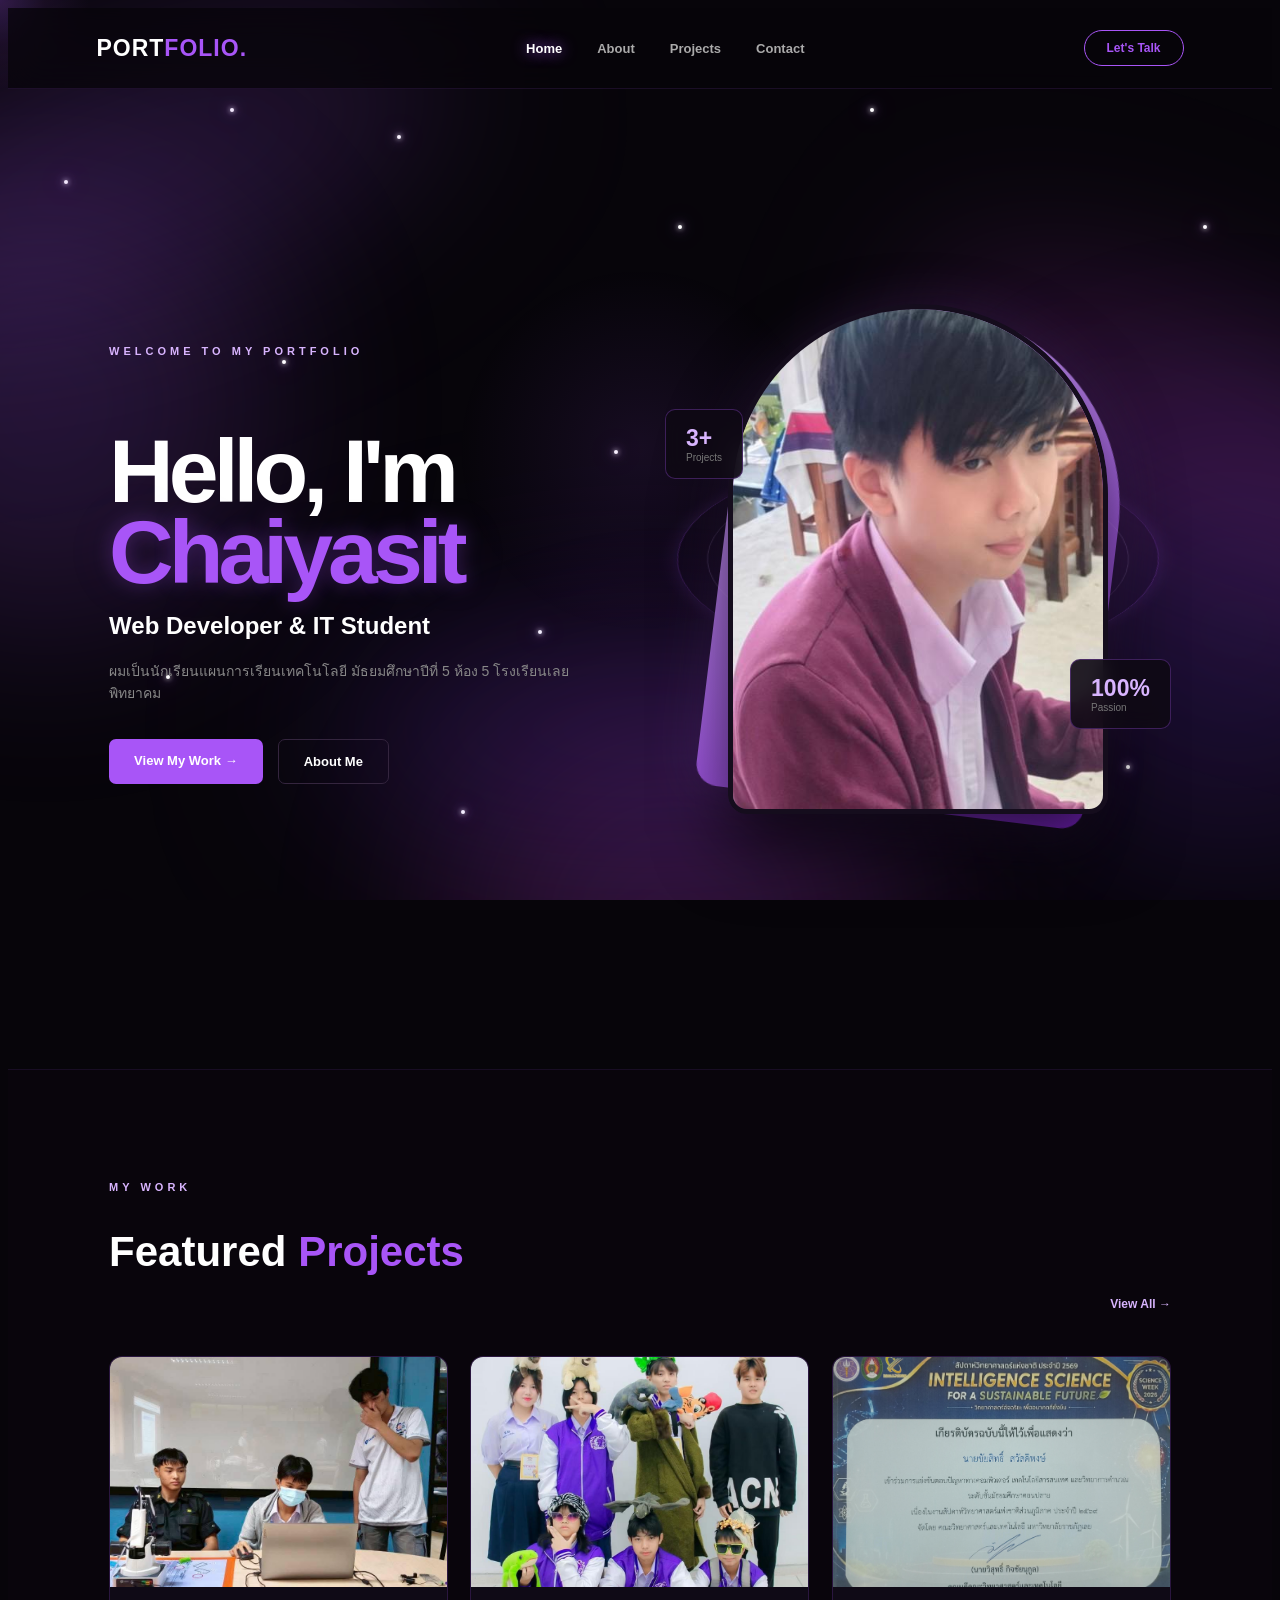
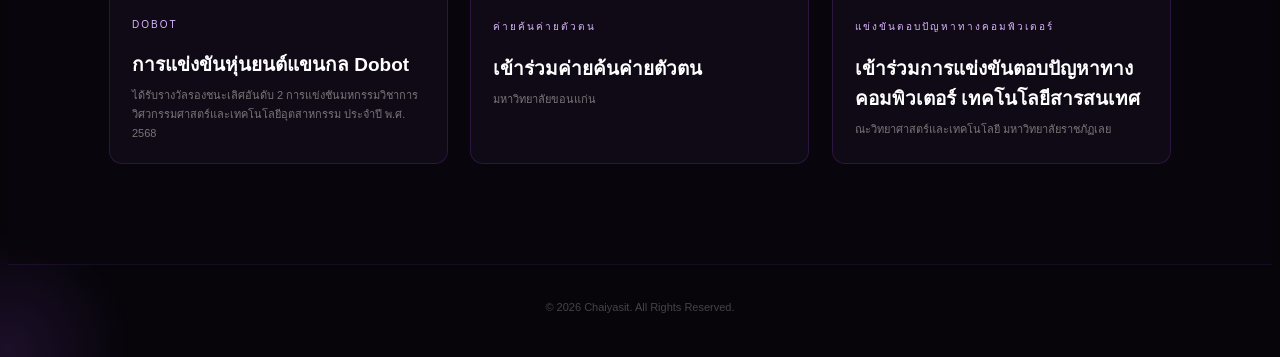
<file: index.html>
<!DOCTYPE html>
<html lang="th">
<head>
    <meta charset="UTF-8">
    <meta name="viewport" content="width=device-width, initial-scale=1.0">
    <title>Portfolio | Home</title>
    <link rel="stylesheet" href="style.css">
</head>

<body>
<!-- ================================
     EPIC FX SYSTEM
================================ -->

<div class="epic-fx">

    <!-- Aurora -->
    <div class="aurora aurora-1"></div>
    <div class="aurora aurora-2"></div>
    <div class="aurora aurora-3"></div>

    <!-- Interactive particles -->
    <canvas id="particleCanvas"></canvas>

    <!-- Cursor glow -->
    <div class="cursor-light"></div>

    <!-- Mouse spotlight -->
    <div class="mouse-spotlight"></div>

    <!-- Lightning -->
    <div class="lightning"></div>


</div>

<!-- Mouse spark container -->
<div id="sparkContainer"></div>

<!-- Click explosion container -->
<div id="clickContainer"></div>
<!-- ===== EFFECT BACKGROUND ===== -->
<div class="fx-background">

    <!-- แสงก้อนใหญ่ -->
    <div class="fx-glow fx-glow-1"></div>
    <div class="fx-glow fx-glow-2"></div>
    <div class="fx-glow fx-glow-3"></div>

    <!-- ดาววิบวับ -->
    <div class="sparkles">
        <i></i>
        <i></i>
        <i></i>
        <i></i>
        <i></i>
        <i></i>
        <i></i>
        <i></i>
        <i></i>
        <i></i>
        <i></i>
        <i></i>
        <i></i>
        <i></i>
        <i></i>
    </div>

    <!-- ลูกไฟลอย -->
    <div class="fire-particles">
        <span></span>
        <span></span>
        <span></span>
        <span></span>
        <span></span>
        <span></span>
        <span></span>
        <span></span>
    </div>

    <!-- เส้นแสง -->
    <div class="light-lines">
        <span></span>
        <span></span>
        <span></span>
    </div>

</div>
<header class="navbar">
    <a href="index.html" class="logo">PORT<span>FOLIO.</span></a>

    <nav>
        <a href="index.html" class="active">Home</a>
        <a href="about.html">About</a>
        <a href="projects.html">Projects</a>
        <a href="contact.html">Contact</a>
    </nav>

    <a href="contact.html" class="nav-btn">Let's Talk</a>
</header>

<main>

    <section class="hero">

        <div class="hero-content">

            <p class="small-title">WELCOME TO MY PORTFOLIO</p>

            <h1>
                Hello, I'm <br>
                <span>Chaiyasit</span>
            </h1>

            <h2>Web Developer & IT Student</h2>

            <p class="hero-text">
                ผมเป็นนักเรียนแผนการเรียนเทคโนโลยี มัธยมศึกษาปีที่ 5
                ห้อง 5 โรงเรียนเลยพิทยาคม
            </p>

            <div class="hero-buttons">
                <a href="projects.html" class="btn primary">View My Work →</a>
                <a href="about.html" class="btn secondary">About Me</a>
            </div>

        </div>

        <div class="hero-image">

            <div class="image-bg"></div>

            <div class="profile-card">
                <img src="me11.jpg" alt="Profile">
            </div>

            <div class="floating-card card-one">
                <strong>3+</strong>
                <span>Projects</span>
            </div>

            <div class="floating-card card-two">
                <strong>100%</strong>
                <span>Passion</span>
            </div>

        </div>

    </section>


    <section class="featured">

        <div class="section-heading">
            <div>
                <p class="small-title">MY WORK</p>
                <h2>Featured <span>Projects</span></h2>
            </div>

            <a href="projects.html" class="view-all">View All →</a>
        </div>


        <div class="project-grid">

            <article class="project-card">
                <div class="project-image">
                    <img src="001.jpg">
                </div>

                <div class="project-info">
                    <p>DOBOT</p>
                    <h3>การแข่งขันหุ่นยนต์แขนกล Dobot</h3>
                    <span>ได้รับรางวัลรองชนะเลิศอันดับ 2 การแข่งชันมหกรรมวิชาการวิศวกรรมศาสตร์และเทคโนโลยีอุตสาหกรรม ประจำปี พ.ศ. 2568</span>
                </div>
            </article>


            <article class="project-card">
                <div class="project-image">
                    <img src="002.jpg" alt="Dashboard Project">
                </div>

                <div class="project-info">
                    <p>ค่ายค้นค่ายตัวตน</p>
                    <h3>เข้าร่วมค่ายค้นค่ายตัวตน</h3>
                    <span>มหาวิทยาลัยขอนแก่น</span>
                </div>
            </article>


            <article class="project-card">
                <div class="project-image">
                    <img src="003.jpg" alt="Technology Project">
                </div>

                <div class="project-info">
                    <p>แข่งขันตอบปัญหาทางคอมพิวเตอร์</p>
                    <h3>เข้าร่วมการแข่งขันตอบปัญหาทางคอมพิวเตอร์ เทคโนโลยีสารสนเทศ </h3>
                    <span>ณะวิทยาศาสตร์และเทคโนโลยี มหาวิทยาลัยราชภัฏเลย</span>
                </div>
            </article>

        </div>

    </section>

</main>


<footer>
    <p>© 2026 Chaiyasit. All Rights Reserved.</p>
</footer>
<!-- Animated Background -->
<div class="bg-animation">
    <span></span>
    <span></span>
    <span></span>
    <span></span>
    <span></span>
    <span></span>
    <span></span>
    <span></span>
    <span></span>
    <span></span>
</div>

<!-- Mouse Glow -->
<div class="mouse-glow"></div>

<script>
/* =========================
   MOUSE GLOW
========================= */

const mouseGlow = document.querySelector(".mouse-glow");

document.addEventListener("mousemove", (e) => {

    mouseGlow.style.left = e.clientX + "px";
    mouseGlow.style.top = e.clientY + "px";

});


/* =========================
   CARD 3D TILT
========================= */

const cards = document.querySelectorAll(
    ".project-card, .large-project-card, .contact-form-box, .info-grid div"
);

cards.forEach(card => {

    card.addEventListener("mousemove", (e) => {

        const rect = card.getBoundingClientRect();

        const x = e.clientX - rect.left;
        const y = e.clientY - rect.top;

        const centerX = rect.width / 2;
        const centerY = rect.height / 2;

        const rotateX =
            ((y - centerY) / centerY) * -4;

        const rotateY =
            ((x - centerX) / centerX) * 4;

        card.style.transform =
            `perspective(900px)
             rotateX(${rotateX}deg)
             rotateY(${rotateY}deg)
             translateY(-5px)`;

    });


    card.addEventListener("mouseleave", () => {

        card.style.transform =
            "perspective(900px) rotateX(0) rotateY(0) translateY(0)";

    });

});


/* =========================
   SCROLL REVEAL
========================= */

const revealElements = document.querySelectorAll(
    ".project-card, .large-project-card, .about-section, .skills-section, .timeline-item, .contact-section"
);

const observer = new IntersectionObserver(
    entries => {

        entries.forEach(entry => {

            if (entry.isIntersecting) {

                entry.target.classList.add("show");

            }

        });

    },
    {
        threshold: 0.12
    }
);


revealElements.forEach(element => {

    element.classList.add("reveal");

    observer.observe(element);

});


/* =========================
   RANDOM PARTICLES
========================= */

const particleContainer =
    document.querySelector(".particles");

if (particleContainer) {

    for (let i = 0; i < 25; i++) {

        const particle =
            document.createElement("i");

        particle.style.left =
            Math.random() * 100 + "%";

        particle.style.animationDelay =
            Math.random() * 8 + "s";

        particle.style.animationDuration =
            5 + Math.random() * 8 + "s";

        particle.style.opacity =
            0.2 + Math.random() * 0.7;

        particleContainer.appendChild(particle);

    }

}
</script>

</body>
</html>
</file>
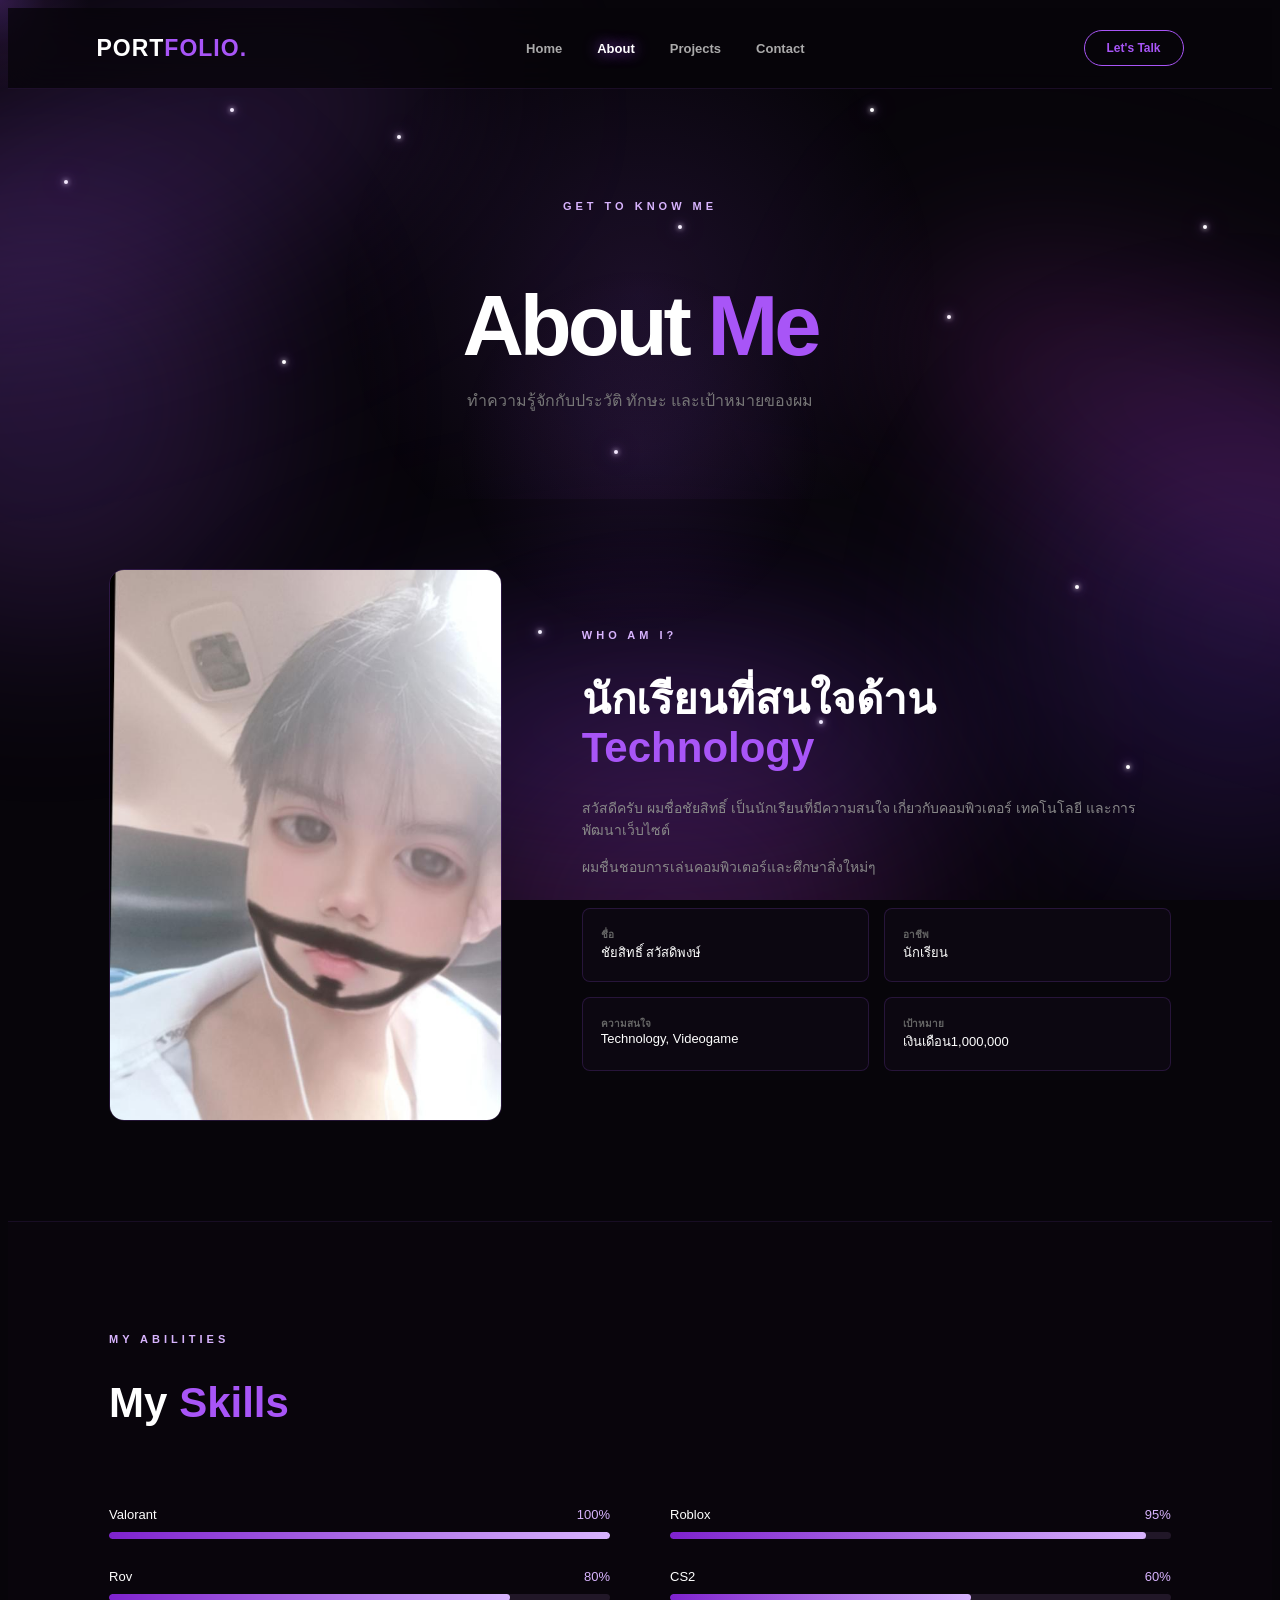
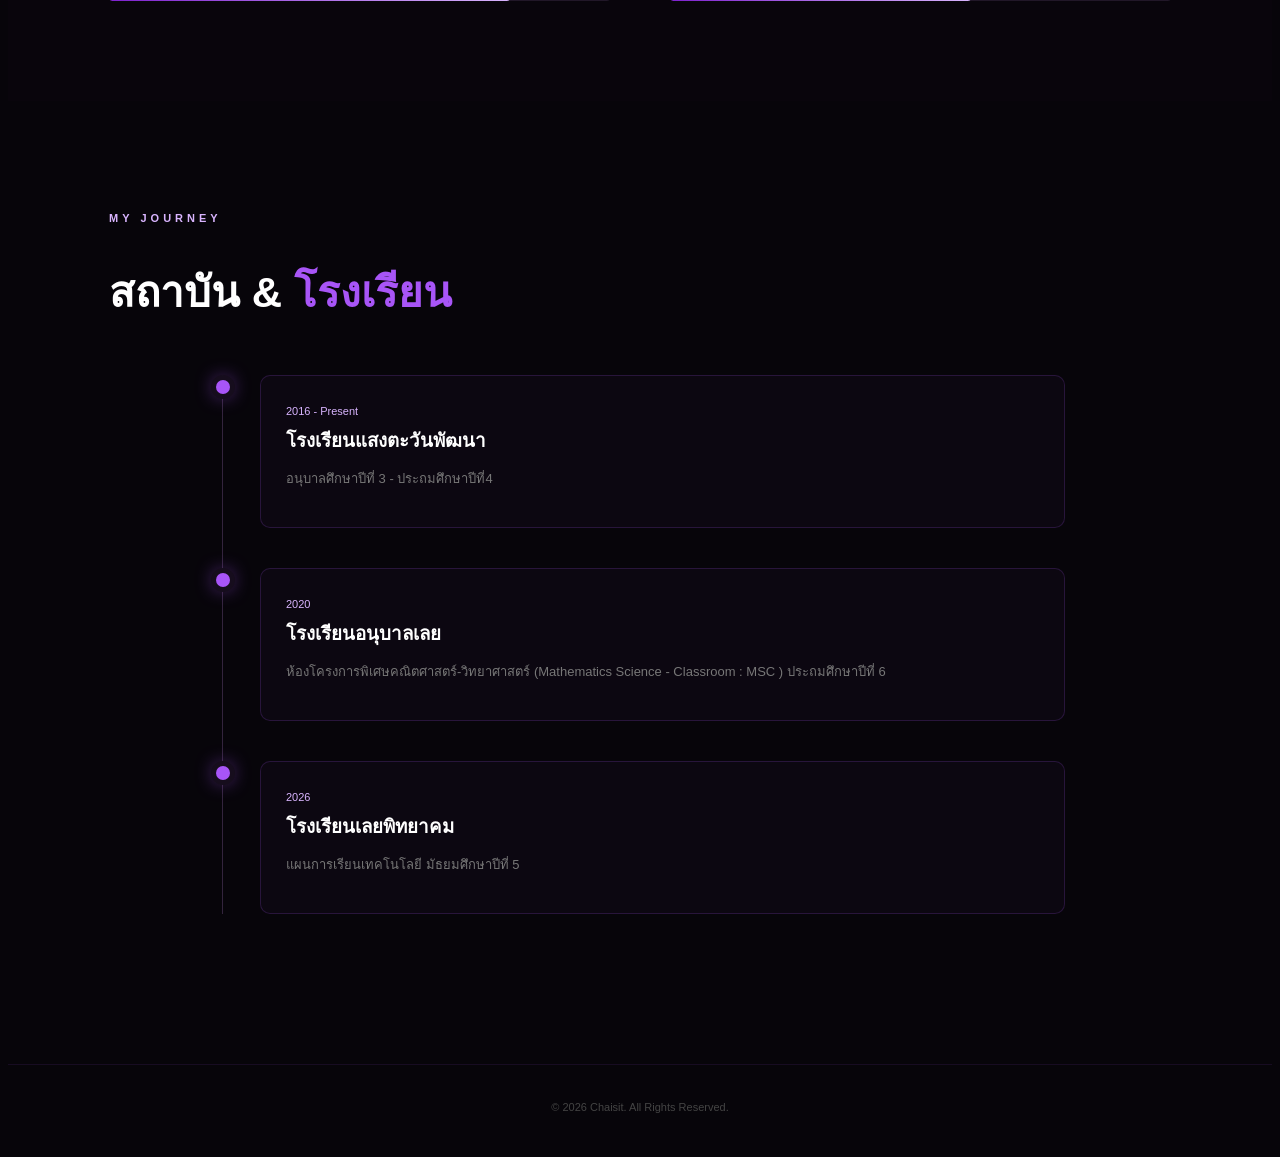
<file: about.html>
<!DOCTYPE html>
<html lang="th">
<head>
    <meta charset="UTF-8">
    <meta name="viewport" content="width=device-width, initial-scale=1.0">
    <title>Chaiyasit | About</title>
    <link rel="stylesheet" href="style.css">
</head>

<body>
<!-- ================================
     EPIC FX SYSTEM
================================ -->

<div class="epic-fx">

    <!-- Aurora -->
    <div class="aurora aurora-1"></div>
    <div class="aurora aurora-2"></div>
    <div class="aurora aurora-3"></div>

    <!-- Interactive particles -->
    <canvas id="particleCanvas"></canvas>

    <!-- Cursor glow -->
    <div class="cursor-light"></div>

    <!-- Mouse spotlight -->
    <div class="mouse-spotlight"></div>

    <!-- Lightning -->
    <div class="lightning"></div>


</div>

<!-- Mouse spark container -->
<div id="sparkContainer"></div>

<!-- Click explosion container -->
<div id="clickContainer"></div>
<!-- ===== EFFECT BACKGROUND ===== -->
<div class="fx-background">

    <!-- แสงก้อนใหญ่ -->
    <div class="fx-glow fx-glow-1"></div>
    <div class="fx-glow fx-glow-2"></div>
    <div class="fx-glow fx-glow-3"></div>

    <!-- ดาววิบวับ -->
    <div class="sparkles">
        <i></i>
        <i></i>
        <i></i>
        <i></i>
        <i></i>
        <i></i>
        <i></i>
        <i></i>
        <i></i>
        <i></i>
        <i></i>
        <i></i>
        <i></i>
        <i></i>
        <i></i>
    </div>

    <!-- ลูกไฟลอย -->
    <div class="fire-particles">
        <span></span>
        <span></span>
        <span></span>
        <span></span>
        <span></span>
        <span></span>
        <span></span>
        <span></span>
    </div>

    <!-- เส้นแสง -->
    <div class="light-lines">
        <span></span>
        <span></span>
        <span></span>
    </div>

</div>
<header class="navbar">

    <a href="index.html" class="logo">PORT<span>FOLIO.</span></a>

    <nav>
        <a href="index.html">Home</a>
        <a href="about.html" class="active">About</a>
        <a href="projects.html">Projects</a>
        <a href="contact.html">Contact</a>
    </nav>

    <a href="contact.html" class="nav-btn">Let's Talk</a>

</header>


<main>

<section class="page-header">

    <p class="small-title">GET TO KNOW ME</p>

    <h1>About <span>Me</span></h1>

    <p>
        ทำความรู้จักกับประวัติ ทักษะ และเป้าหมายของผม
    </p>

</section>


<section class="about-section">

    <div class="about-image">

        <div class="about-image-box">

            <img src="me1.jpg" alt="Profile">

        </div>

    </div>


    <div class="about-content">

        <p class="small-title">WHO AM I?</p>

        <h2>
            นักเรียนที่สนใจด้าน
            <span>Technology</span>
        </h2>

        <p>
            สวัสดีครับ ผมชื่อชัยสิทธิ์ เป็นนักเรียนที่มีความสนใจ
            เกี่ยวกับคอมพิวเตอร์ เทคโนโลยี และการพัฒนาเว็บไซต์
        </p>

        <p>
            ผมชื่นชอบการเล่นคอมพิวเตอร์และศึกษาสิ่งใหม่ๆ
        </p>


        <div class="info-grid">

            <div>
                <strong>ชื่อ</strong>
                <span>ชัยสิทธิ์ สวัสดิพงษ์</span>
            </div>

            <div>
                <strong>อาชีพ</strong>
                <span>นักเรียน  </span>
            </div>

            <div>
                <strong>ความสนใจ</strong>
                <span>Technology, Videogame</span>
            </div>

            <div>
                <strong>เป้าหมาย</strong>
                <span>เงินเดือน1,000,000</span>
            </div>

        </div>

    </div>

</section>


<section class="skills-section">

    <div class="section-heading">

        <div>
            <p class="small-title">MY ABILITIES</p>
            <h2>My <span>Skills</span></h2>
        </div>

    </div>


    <div class="skills-grid">

        <div class="skill">

            <div class="skill-title">
                <span>Valorant</span>
                <span>100%</span>
            </div>

            <div class="progress">
                <div style="width:100%"></div>
            </div>

        </div>


        <div class="skill">

            <div class="skill-title">
                <span>Roblox</span>
                <span>95%</span>
            </div>

            <div class="progress">
                <div style="width:95%"></div>
            </div>

        </div>


        <div class="skill">

            <div class="skill-title">
                <span>Rov</span>
                <span>80%</span>
            </div>

            <div class="progress">
                <div style="width:80%"></div>
            </div>

        </div>


        <div class="skill">

            <div class="skill-title">
                <span>CS2</span>
                <span>60%</span>
            </div>

            <div class="progress">
                <div style="width:60%"></div>
            </div>

        </div>

    </div>

</section>


<section class="timeline-section">

    <p class="small-title">MY JOURNEY</p>

    <h2>สถาบัน & <span>โรงเรียน</span></h2>


    <div class="timeline">

        <div class="timeline-item">

            <div class="timeline-dot"></div>

            <div class="timeline-content">

                <span>2016 - Present</span>

                <h3>โรงเรียนแสงตะวันพัฒนา</h3>

                <p>
                  อนุบาลศึกษาปีที่ 3 - ประถมศึกษาปีที่4
                </p>

            </div>

        </div>


        <div class="timeline-item">

            <div class="timeline-dot"></div>

            <div class="timeline-content">

                <span>2020</span>

                <h3>โรงเรียนอนุบาลเลย</h3>

                <p>
                    ห้องโครงการพิเศษคณิตศาสตร์-วิทยาศาสตร์ (Mathematics Science - Classroom : MSC ) ประถมศึกษาปีที่ 6
                </p>

            </div>

        </div>


        <div class="timeline-item">

            <div class="timeline-dot"></div>

            <div class="timeline-content">

                <span>2026</span>

                <h3>โรงเรียนเลยพิทยาคม</h3>

                <p>
                    แผนการเรียนเทคโนโลยี มัธยมศึกษาปีที่ 5
                </p>

            </div>

        </div>

    </div>

</section>

</main>


<footer>
    <p>© 2026 Chaisit. All Rights Reserved.</p>
</footer>

</body>
</html>
</file>
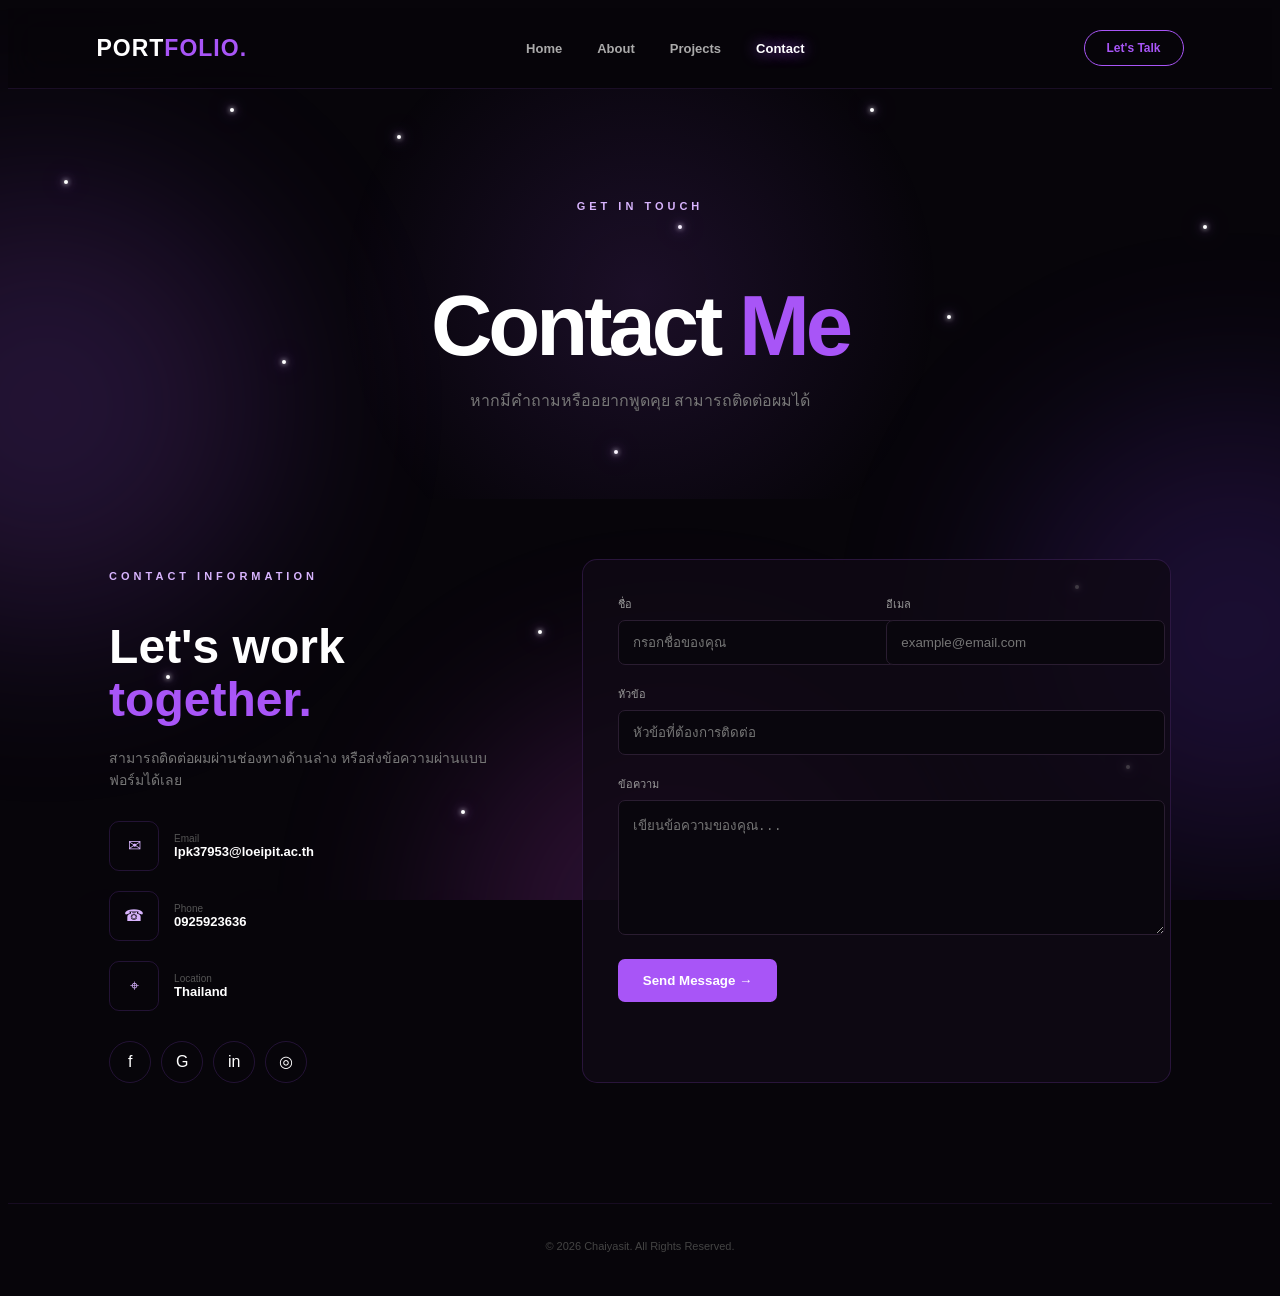
<file: contact.html>
<!DOCTYPE html>
<html lang="th">
<head>
    <meta charset="UTF-8">
    <meta name="viewport" content="width=device-width, initial-scale=1.0">
    <title>Chaisit | Contact</title>
    <link rel="stylesheet" href="style.css">
</head>

<body>

<!-- ===== EFFECT BACKGROUND ===== -->
<div class="fx-background">

    <!-- แสงก้อนใหญ่ -->
    <div class="fx-glow fx-glow-1"></div>
    <div class="fx-glow fx-glow-2"></div>
    <div class="fx-glow fx-glow-3"></div>

    <!-- ดาววิบวับ -->
    <div class="sparkles">
        <i></i>
        <i></i>
        <i></i>
        <i></i>
        <i></i>
        <i></i>
        <i></i>
        <i></i>
        <i></i>
        <i></i>
        <i></i>
        <i></i>
        <i></i>
        <i></i>
        <i></i>
    </div>

    <!-- ลูกไฟลอย -->
    <div class="fire-particles">
        <span></span>
        <span></span>
        <span></span>
        <span></span>
        <span></span>
        <span></span>
        <span></span>
        <span></span>
    </div>

    <!-- เส้นแสง -->
    <div class="light-lines">
        <span></span>
        <span></span>
        <span></span>
    </div>

</div>

<header class="navbar">

    <a href="index.html" class="logo">PORT<span>FOLIO.</span></a>

    <nav>
        <a href="index.html">Home</a>
        <a href="about.html">About</a>
        <a href="projects.html">Projects</a>
        <a href="contact.html" class="active">Contact</a>
    </nav>

    <a href="contact.html" class="nav-btn">Let's Talk</a>

</header>


<main>

<section class="page-header">

    <p class="small-title">GET IN TOUCH</p>

    <h1>Contact <span>Me</span></h1>

    <p>
        หากมีคำถามหรืออยากพูดคุย สามารถติดต่อผมได้
    </p>

</section>


<section class="contact-section">


    <div class="contact-info">

        <p class="small-title">CONTACT INFORMATION</p>

        <h2>
            Let's work
            <span>together.</span>
        </h2>

        <p>
            สามารถติดต่อผมผ่านช่องทางด้านล่าง
            หรือส่งข้อความผ่านแบบฟอร์มได้เลย
        </p>


        <div class="contact-item">

            <div class="contact-icon">✉</div>

            <div>
                <span>Email</span>
                <strong>lpk37953@loeipit.ac.th</strong>
            </div>

        </div>


        <div class="contact-item">

            <div class="contact-icon">☎</div>

            <div>
                <span>Phone</span>
                <strong>0925923636</strong>
            </div>

        </div>


        <div class="contact-item">

            <div class="contact-icon">⌖</div>

            <div>
                <span>Location</span>
                <strong>Thailand</strong>
            </div>

        </div>


        <div class="social-links">

            <a href="#" aria-label="Facebook">f</a>
            <a href="#" aria-label="GitHub">G</a>
            <a href="#" aria-label="LinkedIn">in</a>
            <a href="#" aria-label="Instagram">◎</a>

        </div>

    </div>


    <div class="contact-form-box">

        <form>

            <div class="form-row">

                <div class="form-group">

                    <label>ชื่อ</label>

                    <input
                        type="text"
                        placeholder="กรอกชื่อของคุณ"
                        required
                    >

                </div>


                <div class="form-group">

                    <label>อีเมล</label>

                    <input
                        type="email"
                        placeholder="example@email.com"
                        required
                    >

                </div>

            </div>


            <div class="form-group">

                <label>หัวข้อ</label>

                <input
                    type="text"
                    placeholder="หัวข้อที่ต้องการติดต่อ"
                    required
                >

            </div>


            <div class="form-group">

                <label>ข้อความ</label>

                <textarea
                    rows="7"
                    placeholder="เขียนข้อความของคุณ..."
                    required
                ></textarea>

            </div>


            <button type="submit" class="submit-btn">
                Send Message →
            </button>

        </form>

    </div>


</section>

</main>


<footer>
    <p>© 2026 Chaiyasit. All Rights Reserved.</p>
</footer>

</body>
</html>
</file>
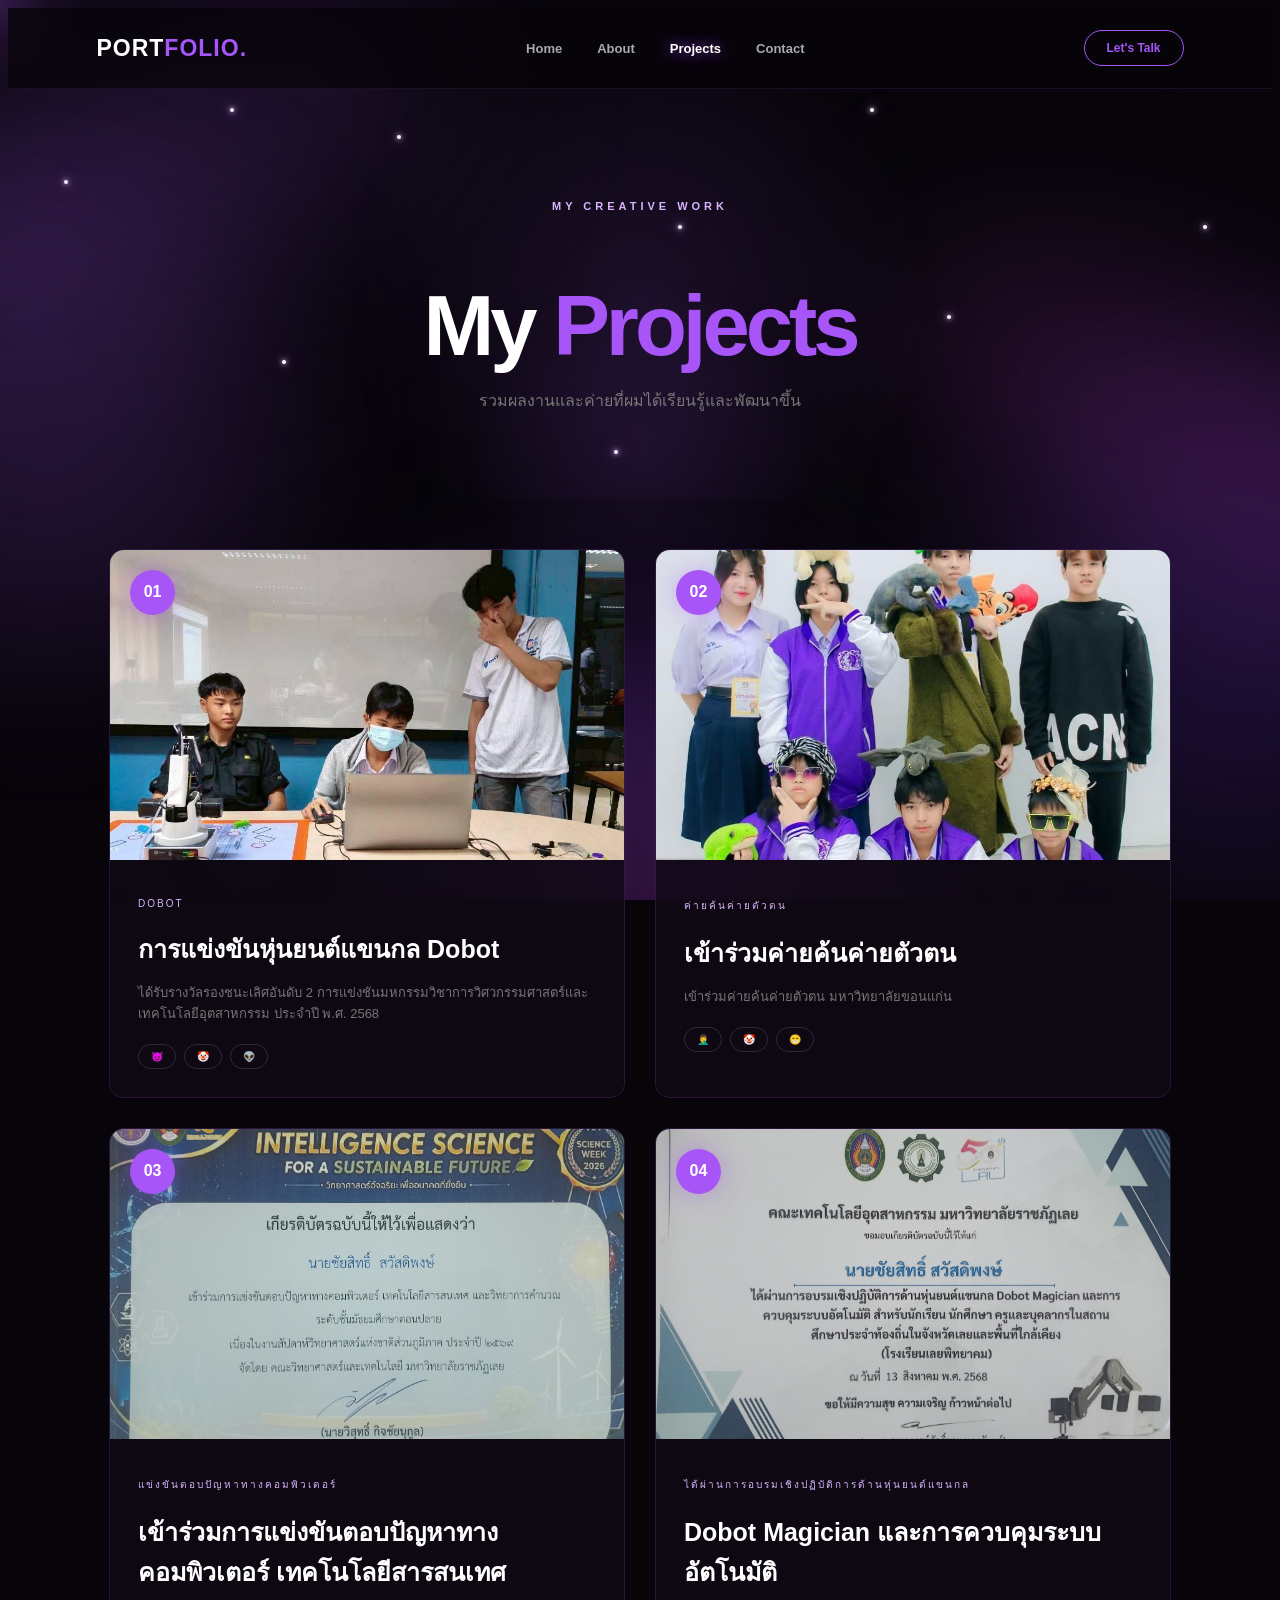
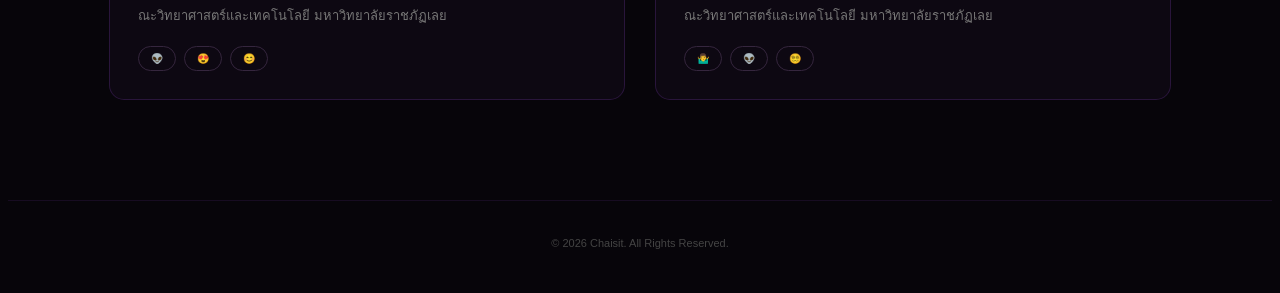
<file: projects.html>
<!DOCTYPE html>
<html lang="th">
<head>
    <meta charset="UTF-8">
    <meta name="viewport" content="width=device-width, initial-scale=1.0">
    <title>Chaiyasit | Projects</title>
    <link rel="stylesheet" href="style.css">
</head>

<body>
<!-- ================================
     EPIC FX SYSTEM
================================ -->

<div class="epic-fx">

    <!-- Aurora -->
    <div class="aurora aurora-1"></div>
    <div class="aurora aurora-2"></div>
    <div class="aurora aurora-3"></div>

    <!-- Interactive particles -->
    <canvas id="particleCanvas"></canvas>

    <!-- Cursor glow -->
    <div class="cursor-light"></div>

    <!-- Mouse spotlight -->
    <div class="mouse-spotlight"></div>

    <!-- Lightning -->
    <div class="lightning"></div>

    <!-- Scan line -->
    <div class="scan-line"></div>

</div>

<!-- Mouse spark container -->
<div id="sparkContainer"></div>

<!-- Click explosion container -->
<div id="clickContainer"></div>
<!-- ===== EFFECT BACKGROUND ===== -->
<div class="fx-background">

    <!-- แสงก้อนใหญ่ -->
    <div class="fx-glow fx-glow-1"></div>
    <div class="fx-glow fx-glow-2"></div>
    <div class="fx-glow fx-glow-3"></div>

    <!-- ดาววิบวับ -->
    <div class="sparkles">
        <i></i>
        <i></i>
        <i></i>
        <i></i>
        <i></i>
        <i></i>
        <i></i>
        <i></i>
        <i></i>
        <i></i>
        <i></i>
        <i></i>
        <i></i>
        <i></i>
        <i></i>
    </div>

    <!-- ลูกไฟลอย -->
    <div class="fire-particles">
        <span></span>
        <span></span>
        <span></span>
        <span></span>
        <span></span>
        <span></span>
        <span></span>
        <span></span>
    </div>

    <!-- เส้นแสง -->
    <div class="light-lines">
        <span></span>
        <span></span>
        <span></span>
    </div>

</div>
<header class="navbar">

    <a href="index.html" class="logo">PORT<span>FOLIO.</span></a>

    <nav>
        <a href="index.html">Home</a>
        <a href="about.html">About</a>
        <a href="projects.html" class="active">Projects</a>
        <a href="contact.html">Contact</a>
    </nav>

    <a href="contact.html" class="nav-btn">Let's Talk</a>

</header>


<main>

<section class="page-header">

    <p class="small-title">MY CREATIVE WORK</p>

    <h1>My <span>Projects</span></h1>

    <p>
        รวมผลงานและค่ายที่ผมได้เรียนรู้และพัฒนาขึ้น
    </p>

</section>


<section class="all-projects">

    <div class="projects-grid">


        <article class="large-project-card">

            <div class="large-project-image">

                <img
                    src="001.jpg"
                    alt="Portfolio Website">

                <div class="project-number">01</div>

            </div>

            <div class="large-project-content">

                <p>DOBOT</p>

                <h2>การแข่งขันหุ่นยนต์แขนกล Dobot</h2>

                <p>
                    ได้รับรางวัลรองชนะเลิศอันดับ 2 การแข่งชันมหกรรมวิชาการวิศวกรรมศาสตร์และเทคโนโลยีอุตสาหกรรม ประจำปี พ.ศ. 2568
                </p>

                <div class="tags">
                    <span>😈</span>
                    <span>🤡</span>
                    <span>👽</span>
                </div>

            </div>

        </article>


        <article class="large-project-card">

            <div class="large-project-image">

                <img
                    src="002.jpg"
                    alt="Database System">

                <div class="project-number">02</div>

            </div>

            <div class="large-project-content">

                <p>ค่ายค้นค่ายตัวตน</p>

                <h2>เข้าร่วมค่ายค้นค่ายตัวตน</h2>

                <p>
                    เข้าร่วมค่ายค้นค่ายตัวตน มหาวิทยาลัยขอนแก่น
                </p>

                <div class="tags">
                    <span>🤦‍♂️</span>
                    <span>🤡</span>
                    <span>😁</span>
                </div>

            </div>

        </article>


        <article class="large-project-card">

            <div class="large-project-image">

                <img
                    src="003.jpg"
                    alt="Microbit">

                <div class="project-number">03</div>

            </div>

            <div class="large-project-content">

                <p>แข่งขันตอบปัญหาทางคอมพิวเตอร์</p>

                <h2>เข้าร่วมการแข่งขันตอบปัญหาทางคอมพิวเตอร์ เทคโนโลยีสารสนเทศ</h2>

                <p>
                    ณะวิทยาศาสตร์และเทคโนโลยี มหาวิทยาลัยราชภัฏเลย
                </p>

                <div class="tags">
                    <span>👽</span>
                    <span>😍</span>
                    <span>😊</span>
                </div>

            </div>

        </article>


        <article class="large-project-card">

            <div class="large-project-image">

                <img
                    src="004 .jpg"
                    alt="Car Website">

                <div class="project-number">04</div>

            </div>

            <div class="large-project-content">

                <p>ได้ผ่านการอบรมเชิงปฏิบัติการด้านหุ่นยนต์แขนกล</p>

                <h2>Dobot Magician และการควบคุมระบบอัตโนมัติ</h2>

                <p>
                    ณะวิทยาศาสตร์และเทคโนโลยี มหาวิทยาลัยราชภัฏเลย
                </p>

                <div class="tags">
                    <span>🤷‍♂️</span>
                    <span>👽</span>
                    <span>😵‍💫</span>
                </div>

            </div>

        </article>


    </div>

</section>

</main>


<footer>
    <p>© 2026 Chaisit. All Rights Reserved.</p>
</footer>

</body>
</html>
</file>
<file: style.css>
```css
* {
    margin: 0;
    padding: 0;
    box-sizing: border-box;
}


html {
    scroll-behavior: smooth;
}


body {
    font-family: Arial, Helvetica, sans-serif;

    background: #07050a;

    color: #fff;

    overflow-x: hidden;
}


:root {

    --purple: #a855f7;

    --purple-light: #d8b4fe;

    --purple-dark: #7e22ce;

    --purple-glow:
        rgba(168,85,247,0.35);

    --card: rgba(18,12,25,0.8);

    --border: rgba(168,85,247,0.18);

}


a {
    text-decoration: none;
    color: inherit;
}


img {
    width: 100%;
    display: block;
}


/* ==================================================
   LOADING SCREEN
================================================== */

#loader {

    position: fixed;

    inset: 0;

    background:
        radial-gradient(
            circle at center,
            #1c0c2b 0%,
            #09060d 45%,
            #030204 100%
        );

    display: flex;

    align-items: center;

    justify-content: center;

    z-index: 99999;

    transition:
        opacity 0.8s ease,
        visibility 0.8s ease;

}


#loader.hide {

    opacity: 0;

    visibility: hidden;

}


.loader-content {

    text-align: center;

    position: relative;

    z-index: 3;

}


.loader-logo {

    width: 90px;

    height: 90px;

    border-radius: 50%;

    border: 2px solid var(--purple);

    display: flex;

    align-items: center;

    justify-content: center;

    margin: auto;

    font-size: 45px;

    font-weight: 900;

    color: #fff;

    box-shadow:
        0 0 20px var(--purple),
        0 0 60px rgba(168,85,247,.3);

    animation:
        loaderPulse 1.5s ease-in-out infinite;

}


.loader-logo span {

    color: var(--purple-light);

}


.loader-name {

    margin-top: 25px;

    font-size: 25px;

    font-weight: 900;

    letter-spacing: 7px;

}


.loader-name span {

    color: var(--purple);

}


.loader-line {

    width: 230px;

    height: 3px;

    background: #24172d;

    margin: 20px auto 12px;

    overflow: hidden;

}


.loader-line div {

    width: 0%;

    height: 100%;

    background:
        linear-gradient(
            90deg,
            transparent,
            var(--purple),
            #fff,
            var(--purple)
        );

    animation:
        loadingLine 2s ease-in-out forwards;

}


.loader-content p {

    font-size: 10px;

    letter-spacing: 4px;

    color: #777;

}


@keyframes loadingLine {

    from {
        width: 0%;
    }

    to {
        width: 100%;
    }

}


@keyframes loaderPulse {

    0%,100% {
        transform: scale(1);

        box-shadow:
            0 0 15px var(--purple);
    }

    50% {
        transform: scale(1.08);

        box-shadow:
            0 0 30px var(--purple),
            0 0 80px rgba(168,85,247,.4);
    }

}


/* ==================================================
   BACKGROUND
================================================== */

.background {

    position: fixed;

    inset: 0;

    overflow: hidden;

    pointer-events: none;

    z-index: -10;

}


.orb {

    position: absolute;

    border-radius: 50%;

    filter: blur(100px);

}


.orb-1 {

    width: 500px;
    height: 500px;

    background: rgba(168,85,247,.14);

    left: -200px;
    top: -150px;

    animation:
        orbMove1 12s infinite alternate ease-in-out;

}


.orb-2 {

    width: 450px;
    height: 450px;

    background: rgba(126,34,206,.12);

    right: -180px;
    bottom: -100px;

    animation:
        orbMove2 15s infinite alternate ease-in-out;

}


.orb-3 {

    width: 250px;
    height: 250px;

    background: rgba(216,180,254,.08);

    left: 50%;
    top: 50%;

    animation:
        orbMove3 10s infinite alternate ease-in-out;

}


@keyframes orbMove1 {

    0% {
        transform:
            translate(0,0)
            scale(1);
    }

    100% {
        transform:
            translate(350px,250px)
            scale(1.4);
    }

}


@keyframes orbMove2 {

    0% {
        transform:
            translate(0,0)
            scale(1);
    }

    100% {
        transform:
            translate(-300px,-250px)
            scale(1.3);
    }

}


@keyframes orbMove3 {

    0% {
        transform:
            translate(-50%,-50%)
            scale(.7);
    }

    100% {
        transform:
            translate(100px,-150px)
            scale(1.3);
    }

}


/* ==================================================
   STARS
================================================== */

.stars::before {

    content: "✦  ·  ✧   ·   ✦      ·   ✧   ·      ✦   ·   ✧";

    position: absolute;

    width: 200%;

    height: 200%;

    top: 0;
    left: 0;

    color: rgba(216,180,254,.4);

    font-size: 15px;

    letter-spacing: 40px;

    line-height: 100px;

    animation:
        starsMove 20s linear infinite;

}


@keyframes starsMove {

    from {
        transform:
            translateY(0);
    }

    to {
        transform:
            translateY(-300px);
    }

}


/* ==================================================
   MOUSE GLOW
================================================== */

.mouse-glow {

    position: fixed;

    width: 250px;
    height: 250px;

    border-radius: 50%;

    pointer-events: none;

    background:
        radial-gradient(
            circle,
            rgba(168,85,247,.13),
            transparent 70%
        );

    transform:
        translate(-50%,-50%);

    z-index: -1;

}


/* ==================================================
   NAVBAR
================================================== */

.navbar {

    min-height: 80px;

    padding: 0 7%;

    display: flex;

    align-items: center;

    justify-content: space-between;

    position: sticky;

    top: 0;

    z-index: 1000;

    background:
        rgba(7,5,10,.75);

    border-bottom:
        1px solid rgba(168,85,247,.12);

    backdrop-filter:
        blur(18px);

}


.logo {

    font-size: 23px;

    font-weight: 900;

    letter-spacing: 1px;

}


.logo span {

    color: var(--purple);

}


.navbar nav {

    display: flex;

    gap: 35px;

}


.navbar nav a {

    color: #aaa;

    font-size: 13px;

    font-weight: 700;

    transition: .3s;

}


.navbar nav a:hover,
.navbar nav a.active {

    color: #fff;

}


.navbar nav a.active {

    text-shadow:
        0 0 15px var(--purple);

}


.nav-btn {

    border: 1px solid var(--purple);

    padding: 10px 22px;

    border-radius: 30px;

    color: var(--purple);

    font-size: 12px;

    font-weight: 700;

    transition: .3s;

}


.nav-btn:hover {

    background: var(--purple);

    color: #fff;

    box-shadow:
        0 0 25px var(--purple-glow);

    transform: translateY(-3px);

}


/* ==================================================
   HERO
================================================== */

.hero {

    min-height:
        calc(100vh - 80px);

    display: grid;

    grid-template-columns:
        1fr 1fr;

    align-items: center;

    gap: 50px;

    padding:
        60px 8% 100px;

}


.hero-content {

    position: relative;

    z-index: 5;

}


.small-title {

    color: var(--purple-light);

    font-size: 11px;

    letter-spacing: 4px;

    font-weight: 800;

    margin-bottom: 15px;

}


.hero h1 {

    font-size:
        clamp(55px,7vw,100px);

    line-height: .9;

    letter-spacing: -5px;

    margin-bottom: 20px;

}


.hero h1 span {

    color: var(--purple);

    text-shadow:
        0 0 20px rgba(168,85,247,.3),
        0 0 60px rgba(168,85,247,.1);

    animation:
        textGlow 3s infinite alternate;

}


@keyframes textGlow {

    from {
        text-shadow:
            0 0 10px rgba(168,85,247,.2);
    }

    to {
        text-shadow:
            0 0 30px rgba(168,85,247,.5),
            0 0 70px rgba(168,85,247,.2);
    }

}


.typing {

    font-size: 21px;

    color: #ddd;

    margin-bottom: 20px;

}


.typing span {

    color: var(--purple);

    animation:
        blink 1s infinite;

}


@keyframes blink {

    50% {
        opacity: 0;
    }

}


.hero-text {

    color: #888;

    max-width: 570px;

    font-size: 14px;

    margin-bottom: 35px;

}


.hero-buttons {

    display: flex;

    gap: 15px;

    flex-wrap: wrap;

}


.btn {

    padding: 14px 25px;

    border-radius: 7px;

    font-size: 13px;

    font-weight: 800;

    transition: .3s;

}


.btn.primary {

    background: var(--purple);

    position: relative;

    overflow: hidden;

}


.btn.primary::before {

    content: "";

    position: absolute;

    width: 50px;

    height: 200%;

    background:
        rgba(255,255,255,.25);

    top: -50%;

    left: -100px;

    transform: rotate(25deg);

    animation:
        buttonShine 3s infinite;

}


@keyframes buttonShine {

    0% {
        left: -100px;
    }

    50% {
        left: 120%;
    }

    100% {
        left: 120%;
    }

}


.btn.primary:hover {

    transform: translateY(-5px);

    box-shadow:
        0 10px 35px rgba(168,85,247,.35);

}


.btn.secondary {

    border:
        1px solid #34253e;

}


.btn.secondary:hover {

    color: var(--purple-light);

    border-color:
        var(--purple);

    transform:
        translateY(-5px);

}


/* ==================================================
   HERO IMAGE
================================================== */

.hero-image {

    height: 580px;

    position: relative;

    display: flex;

    justify-content: center;

    align-items: center;

}


.purple-glow {

    position: absolute;

    width: 350px;
    height: 350px;

    border-radius: 50%;

    background: var(--purple);

    filter: blur(110px);

    opacity: .18;

    animation:
        pulseGlow 4s infinite;

}


@keyframes pulseGlow {

    0%,100% {
        transform: scale(.8);

        opacity: .12;
    }

    50% {
        transform: scale(1.2);

        opacity: .25;
    }

}


.image-bg {

    position: absolute;

    width: 390px;

    height: 500px;

    border-radius:
        220px 220px 25px 25px;

    background:
        linear-gradient(
            145deg,
            #d8b4fe,
            #7e22ce
        );

    transform: rotate(7deg);

    box-shadow:
        0 0 50px rgba(168,85,247,.2);

    animation:
        bgRotate 7s infinite alternate ease-in-out;

}


@keyframes bgRotate {

    from {
        transform:
            rotate(5deg)
            scale(1);
    }

    to {
        transform:
            rotate(12deg)
            scale(1.05);
    }

}


.profile-card {

    width: 370px;

    height: 500px;

    border-radius:
        200px 200px 20px 20px;

    overflow: hidden;

    position: relative;

    z-index: 3;

    border:
        5px solid #150d1d;

    box-shadow:
        0 30px 70px rgba(0,0,0,.7);

    animation:
        profileFloat 4s infinite ease-in-out;

}


.profile-card img {

    height: 100%;

    object-fit: cover;

}


@keyframes profileFloat {

    0%,100% {
        transform:
            translateY(0);
    }

    50% {
        transform:
            translateY(-15px);
    }

}


/* ==================================================
   ENERGY RINGS
================================================== */

.energy-ring {

    position: absolute;

    border-radius: 50%;

    border: 1px solid
        rgba(168,85,247,.5);

    z-index: 1;

}


.ring-1 {

    width: 440px;
    height: 440px;

    border-top-color:
        #d8b4fe;

    animation:
        spin 10s linear infinite;

}


.ring-2 {

    width: 480px;
    height: 480px;

    border-style: dashed;

    border-color:
        rgba(168,85,247,.25);

    animation:
        spinReverse 15s linear infinite;

}


@keyframes spin {

    to {
        transform:
            rotate(360deg);
    }

}


@keyframes spinReverse {

    to {
        transform:
            rotate(-360deg);
    }

}


/* ==================================================
   FLOATING CARDS
================================================== */

.floating-card {

    position: absolute;

    z-index: 10;

    background:
        rgba(15,9,21,.9);

    border:
        1px solid rgba(168,85,247,.3);

    border-radius: 10px;

    padding: 15px 20px;

    display: flex;

    flex-direction: column;

    backdrop-filter: blur(10px);

}


.floating-card strong {

    color: var(--purple-light);

    font-size: 23px;

}


.floating-card span {

    color: #777;

    font-size: 10px;

}


.card-one {

    left: 0;

    top: 140px;

    animation:
        cardFloat1 4s infinite ease-in-out;

}


.card-two {

    right: 0;

    bottom: 120px;

    animation:
        cardFloat2 5s infinite ease-in-out;

}


@keyframes cardFloat1 {

    0%,100% {
        transform:
            translateY(0)
            rotate(-2deg);
    }

    50% {
        transform:
            translateY(-18px)
            rotate(3deg);
    }

}


@keyframes cardFloat2 {

    0%,100% {
        transform:
            translateY(0)
            rotate(2deg);
    }

    50% {
        transform:
            translateY(15px)
            rotate(-3deg);
    }

}


/* ==================================================
   FLOATING FIRE
================================================== */

.fire {

    position: absolute;

    width: 7px;
    height: 7px;

    border-radius: 50%;

    background:
        #d8b4fe;

    box-shadow:
        0 0 10px var(--purple),
        0 0 25px var(--purple);

    z-index: 10;

    animation:
        fireFloat 5s infinite ease-in-out;

}


.fire-1 {

    left: 12%;

    bottom: 20%;

}


.fire-2 {

    right: 15%;

    top: 20%;

    animation-delay:
        1s;

}


.fire-3 {

    left: 20%;

    top: 15%;

    animation-delay:
        2s;

}


@keyframes fireFloat {

    0% {

        transform:
            translateY(0)
            scale(.5);

        opacity: 0;

    }

    20% {
        opacity: 1;
    }

    50% {

        transform:
            translate(
                30px,
                -100px
            )
            scale(1.3);

    }

    100% {

        transform:
            translate(
                -20px,
                -200px
            )
            scale(.2);

        opacity: 0;

    }

}


/* ==================================================
   SECTION
================================================== */

.featured,
.skills-section {

    padding:
        100px 8%;

    background:
        rgba(10,6,14,.7);

    border-top:
        1px solid rgba(168,85,247,.1);

}


.section-heading {

    display: flex;

    justify-content:
        space-between;

    align-items:
        flex-end;

    margin-bottom: 45px;

}


.section-heading h2,
.skills-section h2,
.timeline-section h2 {

    font-size: 42px;

}


.section-heading h2 span,
.skills-section h2 span,
.timeline-section h2 span {

    color: var(--purple);

}


.view-all {

    color:
        var(--purple-light);

    font-size: 12px;

    font-weight: 800;

}


/* ==================================================
   PROJECT CARDS
================================================== */

.project-grid {

    display: grid;

    grid-template-columns:
        repeat(3,1fr);

    gap: 22px;

}


.project-card {

    background:
        var(--card);

    border:
        1px solid var(--border);

    border-radius: 13px;

    overflow: hidden;

    transition:
        transform .4s,
        border .4s,
        box-shadow .4s;

    transform-style:
        preserve-3d;

}


.project-card:hover {

    transform:
        translateY(-12px);

    border-color:
        var(--purple);

    box-shadow:
        0 20px 60px
        rgba(168,85,247,.15);

}


.project-image {

    height: 230px;

    position: relative;

    overflow: hidden;

}


.project-image img {

    height: 100%;

    object-fit: cover;

    transition:
        transform .6s;

}


.project-card:hover img {

    transform:
        scale(1.1);

}


.shine {

    position: absolute;

    width: 80px;

    height: 200%;

    top: -50%;

    left: -150px;

    background:
        linear-gradient(
            90deg,
            transparent,
            rgba(255,255,255,.2),
            transparent
        );

    transform:
        rotate(20deg);

}


.project-card:hover .shine,
.large-project-card:hover .shine {

    animation:
        shineMove .8s forwards;

}


@keyframes shineMove {

    to {
        left: 130%;
    }

}


.project-info {

    padding: 22px;

}


.project-info p {

    color: var(--purple-light);

    font-size: 10px;

    letter-spacing: 2px;

    margin-bottom: 7px;

}


.project-info h3 {

    font-size: 19px;

    margin-bottom: 6px;

}


.project-info span {

    color: #777;

    font-size: 11px;

}


/* ==================================================
   PAGE HEADER
================================================== */

.page-header {

    text-align: center;

    padding:
        100px 20px 70px;

    background:
        radial-gradient(
            circle,
            rgba(168,85,247,.13),
            transparent 45%
        );

}


.page-header h1 {

    font-size:
        clamp(50px,7vw,85px);

    line-height: 1;

    letter-spacing: -4px;

    margin-bottom: 20px;

}


.page-header h1 span {

    color: var(--purple);

}


.page-header > p:last-child {

    color: #777;

}


/* ==================================================
   ABOUT
================================================== */

.about-section {

    padding:
        70px 8% 100px;

    display: grid;

    grid-template-columns:
        .8fr 1.2fr;

    gap: 80px;

    align-items: center;

}


.about-image-box {

    height: 550px;

    border-radius: 15px;

    overflow: hidden;

    border:
        1px solid var(--border);

    position: relative;

}


.about-image-box img {

    height: 100%;

    object-fit: cover;

}


.image-light {

    position: absolute;

    inset: 0;

    background:
        linear-gradient(
            120deg,
            transparent 30%,
            rgba(255,255,255,.12),
            transparent 70%
        );

    transform:
        translateX(-100%);

}


.about-image-box:hover .image-light {

    animation:
        shineMove 1s forwards;

}


.about-content h2 {

    font-size: 42px;

    line-height: 1.15;

    margin-bottom: 25px;

}


.about-content h2 span {

    color: var(--purple);

}


.about-content > p:not(.small-title) {

    color: #888;

    font-size: 14px;

    margin-bottom: 15px;

}


.info-grid {

    margin-top: 30px;

    display: grid;

    grid-template-columns:
        repeat(2,1fr);

    gap: 15px;

}


.info-grid div {

    padding: 18px;

    border:
        1px solid var(--border);

    background:
        rgba(15,9,21,.7);

    border-radius: 8px;

    transition: .3s;

}


.info-grid div:hover {

    transform:
        translateY(-5px);

    border-color:
        var(--purple);

}


.info-grid strong,
.info-grid span {

    display: block;

}


.info-grid strong {

    color: #666;

    font-size: 10px;

}


.info-grid span {

    font-size: 13px;

}


/* ==================================================
   SKILLS
================================================== */

.skills-grid {

    display: grid;

    grid-template-columns:
        repeat(2,1fr);

    gap: 30px 60px;

}


.skill-title {

    display: flex;

    justify-content:
        space-between;

    font-size: 13px;

    margin-bottom: 10px;

}


.skill-title span:last-child {

    color:
        var(--purple-light);

}


.progress {

    height: 7px;

    background:
        #211728;

    border-radius: 20px;

    overflow: hidden;

}


.progress div {

    height: 100%;

    background:
        linear-gradient(
            90deg,
            var(--purple-dark),
            var(--purple-light)
        );

    border-radius: 20px;

    transform-origin: left;

    animation:
        progressLoad 1.5s ease forwards;

}


@keyframes progressLoad {

    from {
        transform:
            scaleX(0);
    }

    to {
        transform:
            scaleX(1);
    }

}


/* ==================================================
   TIMELINE
================================================== */

.timeline-section {

    padding:
        100px 8%;

}


.timeline {

    max-width: 850px;

    margin:
        50px auto;

    position: relative;

}


.timeline::before {

    content: "";

    position: absolute;

    left: 7px;

    top: 0;

    bottom: 0;

    width: 1px;

    background:
        #33243d;

}


.timeline-item {

    position: relative;

    padding-left: 45px;

    margin-bottom: 40px;

}


.timeline-dot {

    position: absolute;

    left: 1px;

    top: 5px;

    width: 14px;

    height: 14px;

    border-radius: 50%;

    background:
        var(--purple);

    box-shadow:
        0 0 0 5px #160d1d,
        0 0 20px var(--purple);

    animation:
        dotPulse 2s infinite;

}


@keyframes dotPulse {

    50% {

        box-shadow:
            0 0 0 9px #160d1d,
            0 0 35px var(--purple);

    }

}


.timeline-content {

    padding: 25px;

    border:
        1px solid var(--border);

    background:
        rgba(15,9,21,.75);

    border-radius: 10px;

    transition: .3s;

}


.timeline-content:hover {

    transform:
        translateX(8px);

    border-color:
        var(--purple);

}


.timeline-content > span {

    color:
        var(--purple-light);

    font-size: 11px;

}


.timeline-content h3 {

    margin:
        7px 0;

}


.timeline-content p {

    color: #777;

    font-size: 13px;

}


/* ==================================================
   PROJECTS
================================================== */

.all-projects {

    padding:
        50px 8% 100px;

}


.projects-grid {

    display: grid;

    grid-template-columns:
        repeat(2,1fr);

    gap: 30px;

}


.large-project-card {

    background:
        rgba(15,9,21,.8);

    border:
        1px solid var(--border);

    border-radius: 15px;

    overflow: hidden;

    transition: .4s;

}


.large-project-card:hover {

    transform:
        translateY(-8px);

    border-color:
        var(--purple);

    box-shadow:
        0 20px 60px
        rgba(168,85,247,.12);

}


.large-project-image {

    height: 310px;

    position: relative;

    overflow: hidden;

}


.large-project-image img {

    height: 100%;

    object-fit: cover;

    transition: .6s;

}


.large-project-card:hover img {

    transform:
        scale(1.08);

}


.project-number {

    position: absolute;

    left: 20px;

    top: 20px;

    width: 45px;

    height: 45px;

    border-radius: 50%;

    background:
        var(--purple);

    display: flex;

    align-items: center;

    justify-content: center;

    font-weight: 900;

    box-shadow:
        0 0 25px
        rgba(168,85,247,.4);

}


.large-project-content {

    padding: 28px;

}


.large-project-content > p:first-child {

    color:
        var(--purple-light);

    font-size: 10px;

    letter-spacing: 2px;

}


.large-project-content h2 {

    font-size: 25px;

    margin:
        8px 0 12px;

}


.large-project-content p {

    color: #777;

    font-size: 13px;

    margin-bottom: 20px;

}


.tags {

    display: flex;

    gap: 8px;

    flex-wrap: wrap;

}


.tags span {

    padding:
        6px 12px;

    border:
        1px solid #35263e;

    border-radius: 30px;

    color: #999;

    font-size: 10px;

    transition: .3s;

}


.tags span:hover {

    color:
        var(--purple-light);

    border-color:
        var(--purple);

}


/* ==================================================
   CONTACT
================================================== */

.contact-section {

    padding:
        60px 8% 120px;

    display: grid;

    grid-template-columns:
        .8fr 1.2fr;

    gap: 80px;

}


.contact-info h2 {

    font-size: 48px;

    line-height: 1.1;

    margin-bottom: 20px;

}


.contact-info h2 span {

    color:
        var(--purple);

}


.contact-info > p:not(.small-title) {

    color: #777;

    font-size: 14px;

    margin-bottom: 30px;

}


.contact-item {

    display: flex;

    align-items: center;

    gap: 15px;

    margin-bottom: 20px;

}


.contact-icon {

    width: 48px;

    height: 48px;

    display: flex;

    align-items: center;

    justify-content: center;

    border:
        1px solid var(--border);

    border-radius: 10px;

    color:
        var(--purple-light);

    transition: .3s;

}


.contact-item:hover .contact-icon {

    transform:
        scale(1.1)
        rotate(5deg);

    border-color:
        var(--purple);

    box-shadow:
        0 0 20px
        rgba(168,85,247,.2);

}


.contact-item span,
.contact-item strong {

    display: block;

}


.contact-item span {

    color: #555;

    font-size: 10px;

}


.contact-item strong {

    font-size: 13px;

}


.social-links {

    display: flex;

    gap: 10px;

    margin-top: 30px;

}


.social-links a {

    width: 40px;

    height: 40px;

    border:
        1px solid var(--border);

    border-radius: 50%;

    display: flex;

    align-items: center;

    justify-content: center;

    transition: .3s;

}


.social-links a:hover {

    background:
        var(--purple);

    border-color:
        var(--purple);

    transform:
        translateY(-6px);

    box-shadow:
        0 10px 25px
        rgba(168,85,247,.25);

}


/* ==================================================
   FORM
================================================== */

.contact-form-box {

    background:
        rgba(15,9,21,.8);

    border:
        1px solid var(--border);

    border-radius: 15px;

    padding: 35px;

}


.form-row {

    display: grid;

    grid-template-columns:
        repeat(2,1fr);

    gap: 20px;

}


.form-group {

    margin-bottom: 20px;

}


.form-group label {

    display: block;

    font-size: 11px;

    color: #999;

    margin-bottom: 7px;

}


.form-group input,
.form-group textarea {

    width: 100%;

    background:
        #09060d;

    border:
        1px solid #2a1d31;

    border-radius: 7px;

    padding: 14px;

    color: #fff;

    outline: none;

    transition: .3s;

}


.form-group input:focus,
.form-group textarea:focus {

    border-color:
        var(--purple);

    box-shadow:
        0 0 20px
        rgba(168,85,247,.08);

}


.submit-btn {

    border: none;

    background:
        var(--purple);

    color: #fff;

    padding:
        14px 25px;

    border-radius: 7px;

    font-weight: 800;

    cursor: pointer;

    transition: .3s;

}


.submit-btn:hover {

    transform:
        translateY(-4px);

    box-shadow:
        0 10px 30px
        rgba(168,85,247,.35);

}


/* ==================================================
   FOOTER
================================================== */

footer {

    border-top:
        1px solid rgba(168,85,247,.1);

    padding:
        25px;

    text-align: center;

    color: #444;

    font-size: 11px;

}


/* ==================================================
   SCROLL REVEAL
================================================== */

.reveal {

    opacity: 0;

    transform:
        translateY(45px);

    transition:
        opacity .8s ease,
        transform .8s ease;

}


.reveal.show {

    opacity: 1;

    transform:
        translateY(0);

}


/* ==================================================
   RESPONSIVE
================================================== */

@media (max-width:1000px) {

    .hero {

        grid-template-columns: 1fr;

        text-align: center;

    }


    .hero-text {

        margin:
            0 auto 30px;

    }


    .hero-buttons {

        justify-content: center;

    }


    .project-grid {

        grid-template-columns:
            repeat(2,1fr);

    }


    .about-section,
    .contact-section {

        grid-template-columns:
            1fr;

    }


    .about-image {

        max-width: 550px;

        margin: auto;

    }

}


@media (max-width:700px) {

    .navbar {

        padding: 18px 5%;

        flex-wrap: wrap;

        gap: 15px;

    }


    .navbar nav {

        order: 3;

        width: 100%;

        justify-content:
            center;

        gap: 18px;

    }


    .nav-btn {

        display: none;

    }


    .hero {

        padding:
            60px 5% 90px;

    }


    .hero h1 {

        font-size: 58px;

    }


    .hero-image {

        transform:
            scale(.78);

        margin:
            -60px 0;

    }


    .project-grid,
    .projects-grid,
    .skills-grid {

        grid-template-columns:
            1fr;

    }


    .featured,
    .skills-section,
    .timeline-section,
    .all-projects,
    .contact-section {

        padding-left: 5%;

        padding-right: 5%;

    }


    .section-heading {

        align-items:
            flex-start;

        flex-direction:
            column;

        gap: 15px;

    }


    .form-row {

        grid-template-columns:
            1fr;

        gap: 0;

    }


    .contact-form-box {

        padding: 25px;

    }

}


@media (max-width:450px) {

    .navbar nav {

        gap: 12px;

    }


    .navbar nav a {

        font-size: 11px;

    }


    .hero h1 {

        font-size: 48px;

    }


    .hero-image {

        transform:
            scale(.65);

        margin:
            -110px 0;

    }


    .page-header h1 {

        font-size: 50px;

    }


    .info-grid {

        grid-template-columns:
            1fr;

    }

}
/* =========================================
   ✨ EXTRA PURPLE LIGHT EFFECTS
========================================= */

.fx-background {
    position: fixed;
    inset: 0;
    pointer-events: none;
    overflow: hidden;
    z-index: -5;
}


/* =========================================
   BIG PURPLE GLOW
========================================= */

.fx-glow {
    position: absolute;

    width: 450px;
    height: 450px;

    border-radius: 50%;

    filter: blur(100px);

    opacity: .18;
}

.fx-glow-1 {
    background: #a855f7;

    left: -180px;
    top: 20%;

    animation: moveGlow1 12s ease-in-out infinite alternate;
}

.fx-glow-2 {
    background: #7c3aed;

    right: -180px;
    top: 45%;

    animation: moveGlow2 15s ease-in-out infinite alternate;
}

.fx-glow-3 {
    background: #d946ef;

    left: 35%;
    bottom: -250px;

    animation: moveGlow3 18s ease-in-out infinite alternate;
}


@keyframes moveGlow1 {

    0% {
        transform: translate(0, 0) scale(1);
    }

    50% {
        transform: translate(250px, -100px) scale(1.3);
    }

    100% {
        transform: translate(450px, 150px) scale(.9);
    }

}


@keyframes moveGlow2 {

    0% {
        transform: translate(0, 0) scale(1);
    }

    50% {
        transform: translate(-250px, -150px) scale(1.25);
    }

    100% {
        transform: translate(-400px, 100px) scale(.9);
    }

}


@keyframes moveGlow3 {

    0% {
        transform: translate(0, 0);
    }

    100% {
        transform: translate(200px, -300px) scale(1.4);
    }

}


/* =========================================
   ✨ SPARKLES
========================================= */

.sparkles i {
    position: absolute;

    width: 4px;
    height: 4px;

    border-radius: 50%;

    background: white;

    box-shadow:
        0 0 5px white,
        0 0 12px #c084fc,
        0 0 25px #a855f7;

    animation: sparkle 2.5s ease-in-out infinite;
}


/* ตำแหน่งดาว */

.sparkles i:nth-child(1) {
    left: 5%;
    top: 20%;
    animation-delay: .2s;
}

.sparkles i:nth-child(2) {
    left: 13%;
    top: 75%;
    animation-delay: 1s;
}

.sparkles i:nth-child(3) {
    left: 22%;
    top: 40%;
    animation-delay: .5s;
}

.sparkles i:nth-child(4) {
    left: 31%;
    top: 15%;
    animation-delay: 1.5s;
}

.sparkles i:nth-child(5) {
    left: 42%;
    top: 70%;
    animation-delay: .8s;
}

.sparkles i:nth-child(6) {
    left: 53%;
    top: 25%;
    animation-delay: 1.8s;
}

.sparkles i:nth-child(7) {
    left: 64%;
    top: 80%;
    animation-delay: .3s;
}

.sparkles i:nth-child(8) {
    left: 74%;
    top: 35%;
    animation-delay: 1.2s;
}

.sparkles i:nth-child(9) {
    left: 84%;
    top: 65%;
    animation-delay: .6s;
}

.sparkles i:nth-child(10) {
    left: 94%;
    top: 25%;
    animation-delay: 1.7s;
}

.sparkles i:nth-child(11) {
    left: 18%;
    top: 12%;
    animation-delay: .9s;
}

.sparkles i:nth-child(12) {
    left: 48%;
    top: 50%;
    animation-delay: 2s;
}

.sparkles i:nth-child(13) {
    left: 88%;
    top: 85%;
    animation-delay: .4s;
}

.sparkles i:nth-child(14) {
    left: 68%;
    top: 12%;
    animation-delay: 1.4s;
}

.sparkles i:nth-child(15) {
    left: 36%;
    top: 90%;
    animation-delay: .7s;
}


@keyframes sparkle {

    0%,
    100% {
        opacity: .1;
        transform: scale(.5) rotate(0deg);
    }

    50% {
        opacity: 1;
        transform: scale(2) rotate(180deg);
    }

}


/* =========================================
   🔥 FLOATING FIRE PARTICLES
========================================= */

.fire-particles span {

    position: absolute;

    bottom: -30px;

    width: 7px;
    height: 7px;

    border-radius: 50%;

    background: #c084fc;

    box-shadow:
        0 0 8px #fff,
        0 0 18px #c084fc,
        0 0 35px #a855f7;

    animation: fireFloat linear infinite;

}


/* แต่ละลูก */

.fire-particles span:nth-child(1) {
    left: 8%;
    animation-duration: 9s;
}

.fire-particles span:nth-child(2) {
    left: 20%;
    animation-duration: 13s;
    animation-delay: 2s;
}

.fire-particles span:nth-child(3) {
    left: 35%;
    animation-duration: 11s;
    animation-delay: 1s;
}

.fire-particles span:nth-child(4) {
    left: 50%;
    animation-duration: 15s;
    animation-delay: 4s;
}

.fire-particles span:nth-child(5) {
    left: 63%;
    animation-duration: 10s;
    animation-delay: 2s;
}

.fire-particles span:nth-child(6) {
    left: 75%;
    animation-duration: 14s;
    animation-delay: 5s;
}

.fire-particles span:nth-child(7) {
    left: 87%;
    animation-duration: 12s;
    animation-delay: 3s;
}

.fire-particles span:nth-child(8) {
    left: 95%;
    animation-duration: 16s;
    animation-delay: 1s;
}


@keyframes fireFloat {

    0% {
        transform:
            translateY(0)
            translateX(0)
            scale(.2);

        opacity: 0;
    }

    15% {
        opacity: .9;
    }

    40% {
        transform:
            translateY(-35vh)
            translateX(80px)
            scale(1);
    }

    70% {
        transform:
            translateY(-70vh)
            translateX(-60px)
            scale(.7);
    }

    100% {
        transform:
            translateY(-115vh)
            translateX(100px)
            scale(.1);

        opacity: 0;
    }

}


/* =========================================
   ⚡ MOVING LIGHT LINES
========================================= */

.light-lines span {

    position: absolute;

    width: 2px;
    height: 180px;

    background: linear-gradient(
        transparent,
        rgba(192,132,252,.8),
        transparent
    );

    filter: blur(1px);

    opacity: .35;

    transform: rotate(35deg);

    animation: lightLine 7s linear infinite;

}


.light-lines span:nth-child(1) {
    left: 20%;
    top: -200px;
    animation-delay: 0s;
}

.light-lines span:nth-child(2) {
    left: 55%;
    top: -250px;
    animation-delay: 2s;
}

.light-lines span:nth-child(3) {
    left: 85%;
    top: -300px;
    animation-delay: 4s;
}


@keyframes lightLine {

    0% {
        transform:
            translateY(0)
            rotate(35deg);

        opacity: 0;
    }

    15% {
        opacity: .5;
    }

    70% {
        opacity: .35;
    }

    100% {
        transform:
            translateY(120vh)
            rotate(35deg);

        opacity: 0;
    }

}


/* =========================================
   ✨ EXTRA GLOW ON SECTIONS
========================================= */

.section {
    position: relative;
}

.section::before {

    content: "";

    position: absolute;

    width: 250px;
    height: 250px;

    border-radius: 50%;

    background: #a855f7;

    filter: blur(150px);

    opacity: .05;

    pointer-events: none;

    animation: sectionGlow 8s ease-in-out infinite alternate;

}


@keyframes sectionGlow {

    from {
        transform: translateX(-100px);
    }

    to {
        transform: translateX(100px);
    }

}


/* =========================================
   📱 MOBILE
========================================= */

@media (max-width: 768px) {

    .fx-glow {
        width: 250px;
        height: 250px;
        filter: blur(70px);
    }

    .fire-particles span {
        width: 5px;
        height: 5px;
    }

    .sparkles i {
        width: 3px;
        height: 3px;
    }

}
/* =====================================================
   EPIC FX PACK
   1 Cursor Glow
   4 3D Card Tilt
   5 Interactive Particles
   6 Lightning
   7 Aurora
   8 Orbit Ring
   11 Glowing Border
   13 Spotlight
   15 Click Explosion
   16 Neon Cursor Trail
===================================================== */


/* =========================================
   FX BASE
========================================= */

.epic-fx {
    position: fixed;
    inset: 0;

    pointer-events: none;

    z-index: -2;

    overflow: hidden;
}


/* =========================================
   🌌 AURORA
========================================= */

.aurora {
    position: absolute;

    width: 650px;
    height: 250px;

    border-radius: 50%;

    filter: blur(80px);

    opacity: .16;

    mix-blend-mode: screen;
}

.aurora-1 {
    background: #a855f7;

    top: 5%;
    left: -15%;

    transform: rotate(-20deg);

    animation:
        auroraMove1 14s ease-in-out infinite alternate;
}

.aurora-2 {
    background: #d946ef;

    top: 35%;
    right: -20%;

    transform: rotate(25deg);

    animation:
        auroraMove2 17s ease-in-out infinite alternate;
}

.aurora-3 {
    background: #7c3aed;

    bottom: 5%;
    left: 25%;

    animation:
        auroraMove3 20s ease-in-out infinite alternate;
}


@keyframes auroraMove1 {

    0% {
        transform:
            translate(0,0)
            rotate(-20deg)
            scale(1);
    }

    100% {
        transform:
            translate(500px,150px)
            rotate(20deg)
            scale(1.4);
    }

}


@keyframes auroraMove2 {

    0% {
        transform:
            translate(0,0)
            rotate(25deg)
            scale(1);
    }

    100% {
        transform:
            translate(-450px,-100px)
            rotate(-15deg)
            scale(1.3);
    }

}


@keyframes auroraMove3 {

    0% {
        transform:
            translate(0,0)
            scale(1);
    }

    100% {
        transform:
            translate(200px,-200px)
            scale(1.5);
    }

}


/* =========================================
   🖱️ CURSOR GLOW
========================================= */

.cursor-light {

    position: fixed;

    width: 180px;
    height: 180px;

    border-radius: 50%;

    background:
        radial-gradient(
            circle,
            rgba(168,85,247,.25),
            rgba(168,85,247,.08) 35%,
            transparent 70%
        );

    transform: translate(-50%, -50%);

    pointer-events: none;

    transition:
        left .08s linear,
        top .08s linear;

    z-index: 9999;

    mix-blend-mode: screen;
}


/* =========================================
   🔦 MOUSE SPOTLIGHT
========================================= */

.mouse-spotlight {

    position: fixed;

    inset: 0;

    pointer-events: none;

    background:
        radial-gradient(
            circle 260px at var(--mouse-x, 50%)
            var(--mouse-y, 50%),
            rgba(168,85,247,.10),
            transparent 70%
        );

    z-index: 9998;

}


/* =========================================
   ✨ MOUSE SPARKS
========================================= */

.mouse-spark {

    position: fixed;

    width: 5px;
    height: 5px;

    border-radius: 50%;

    background: white;

    pointer-events: none;

    z-index: 99999;

    box-shadow:
        0 0 5px white,
        0 0 12px #c084fc,
        0 0 25px #a855f7;

    animation: sparkFade .7s ease-out forwards;

}


@keyframes sparkFade {

    0% {
        opacity: 1;

        transform:
            translate(0,0)
            scale(1);
    }

    100% {
        opacity: 0;

        transform:
            translate(
                var(--sx),
                var(--sy)
            )
            scale(0);
    }

}


/* =========================================
   💥 CLICK EXPLOSION
========================================= */

.click-particle {

    position: fixed;

    width: 6px;
    height: 6px;

    border-radius: 50%;

    background: #fff;

    pointer-events: none;

    z-index: 99999;

    box-shadow:
        0 0 8px #fff,
        0 0 18px #c084fc,
        0 0 35px #a855f7;

    animation: clickBoom .8s ease-out forwards;

}


@keyframes clickBoom {

    0% {

        opacity: 1;

        transform:
            translate(0,0)
            scale(1.5);

    }

    100% {

        opacity: 0;

        transform:
            translate(
                var(--tx),
                var(--ty)
            )
            scale(0);

    }

}


/* =========================================
   ⚡ LIGHTNING
========================================= */

.lightning {

    position: absolute;

    width: 3px;
    height: 220px;

    top: -250px;
    left: 20%;

    background:
        linear-gradient(
            transparent,
            white,
            #c084fc,
            transparent
        );

    filter:
        drop-shadow(0 0 8px #fff)
        drop-shadow(0 0 20px #a855f7)
        drop-shadow(0 0 45px #a855f7);

    opacity: 0;

    transform: rotate(15deg);

    animation: lightningStrike 9s infinite;

}


@keyframes lightningStrike {

    0%,
    88%,
    100% {
        opacity: 0;

        top: -250px;
    }

    89% {
        opacity: .9;
    }

    90% {
        opacity: 0;

        top: 25%;
    }

    91% {
        opacity: .8;
    }

    93% {
        opacity: 0;

        top: 50%;
    }

}


/* =========================================
   💫 SCAN LINE
========================================= */

.scan-line {

    position: absolute;

    left: 0;

    width: 100%;
    height: 2px;

    top: -10px;

    background:
        linear-gradient(
            90deg,
            transparent,
            rgba(192,132,252,.7),
            transparent
        );

    box-shadow:
        0 0 15px #a855f7,
        0 0 30px #a855f7;

    opacity: .18;

    animation: scanMove 8s linear infinite;

}


@keyframes scanMove {

    0% {
        top: -10px;
    }

    100% {
        top: 100%;
    }

}


/* =========================================
   🔮 ORBIT RING
   ใส่กับรูป Hero
========================================= */

.hero-image::before,
.hero-image::after {

    content: "";

    position: absolute;

    width: 480px;
    height: 480px;

    border: 1px solid rgba(168,85,247,.25);

    border-radius: 50%;

    pointer-events: none;

}


.hero-image::before {

    transform:
        rotateX(65deg)
        rotateZ(20deg);

    box-shadow:
        0 0 20px rgba(168,85,247,.15);

    animation:
        orbitRotate 10s linear infinite;

}


.hero-image::after {

    width: 420px;
    height: 420px;

    border-color:
        rgba(216,180,254,.18);

    transform:
        rotateX(65deg)
        rotateZ(-25deg);

    animation:
        orbitRotateReverse 14s linear infinite;

}


@keyframes orbitRotate {

    from {
        transform:
            rotateX(65deg)
            rotateZ(0deg);
    }

    to {
        transform:
            rotateX(65deg)
            rotateZ(360deg);
    }

}


@keyframes orbitRotateReverse {

    from {
        transform:
            rotateX(65deg)
            rotateZ(360deg);
    }

    to {
        transform:
            rotateX(65deg)
            rotateZ(0deg);
    }

}


/* =========================================
   💎 GLOWING BORDER
========================================= */

.skill-card,
.project-card,
.info-box,
.contact-box {

    position: relative;

}


/* วิ่งเป็นแสงรอบการ์ด */

.skill-card::after,
.project-card::after,
.info-box::after,
.contact-box::after {

    content: "";

    position: absolute;

    inset: -1px;

    border-radius: inherit;

    padding: 1px;

    background:
        linear-gradient(
            90deg,
            transparent,
            #a855f7,
            transparent,
            #d946ef,
            transparent
        );

    background-size: 300% 100%;

    animation:
        borderRun 5s linear infinite;

    opacity: 0;

    transition: .4s;

    pointer-events: none;

    mask:
        linear-gradient(#fff 0 0) content-box,
        linear-gradient(#fff 0 0);

    mask-composite: exclude;

}


.skill-card:hover::after,
.project-card:hover::after,
.info-box:hover::after,
.contact-box:hover::after {

    opacity: 1;

}


@keyframes borderRun {

    0% {
        background-position: 300% 0;
    }

    100% {
        background-position: -300% 0;
    }

}


/* =========================================
   🧲 3D CARD
========================================= */

.skill-card,
.project-card,
.info-box {

    transform-style: preserve-3d;

    will-change: transform;

}


/* =========================================
   PARTICLE CANVAS
========================================= */

#particleCanvas {

    position: fixed;

    inset: 0;

    width: 100%;
    height: 100%;

    pointer-events: none;

    opacity: .55;

}


/* =========================================
   MOBILE
========================================= */

@media (max-width: 768px) {

    .cursor-light,
    .mouse-spotlight {

        display: none;

    }

    .hero-image::before,
    .hero-image::after {

        width: 320px;
        height: 320px;

    }

    .aurora {

        width: 350px;
        height: 180px;

    }

}
</file>
